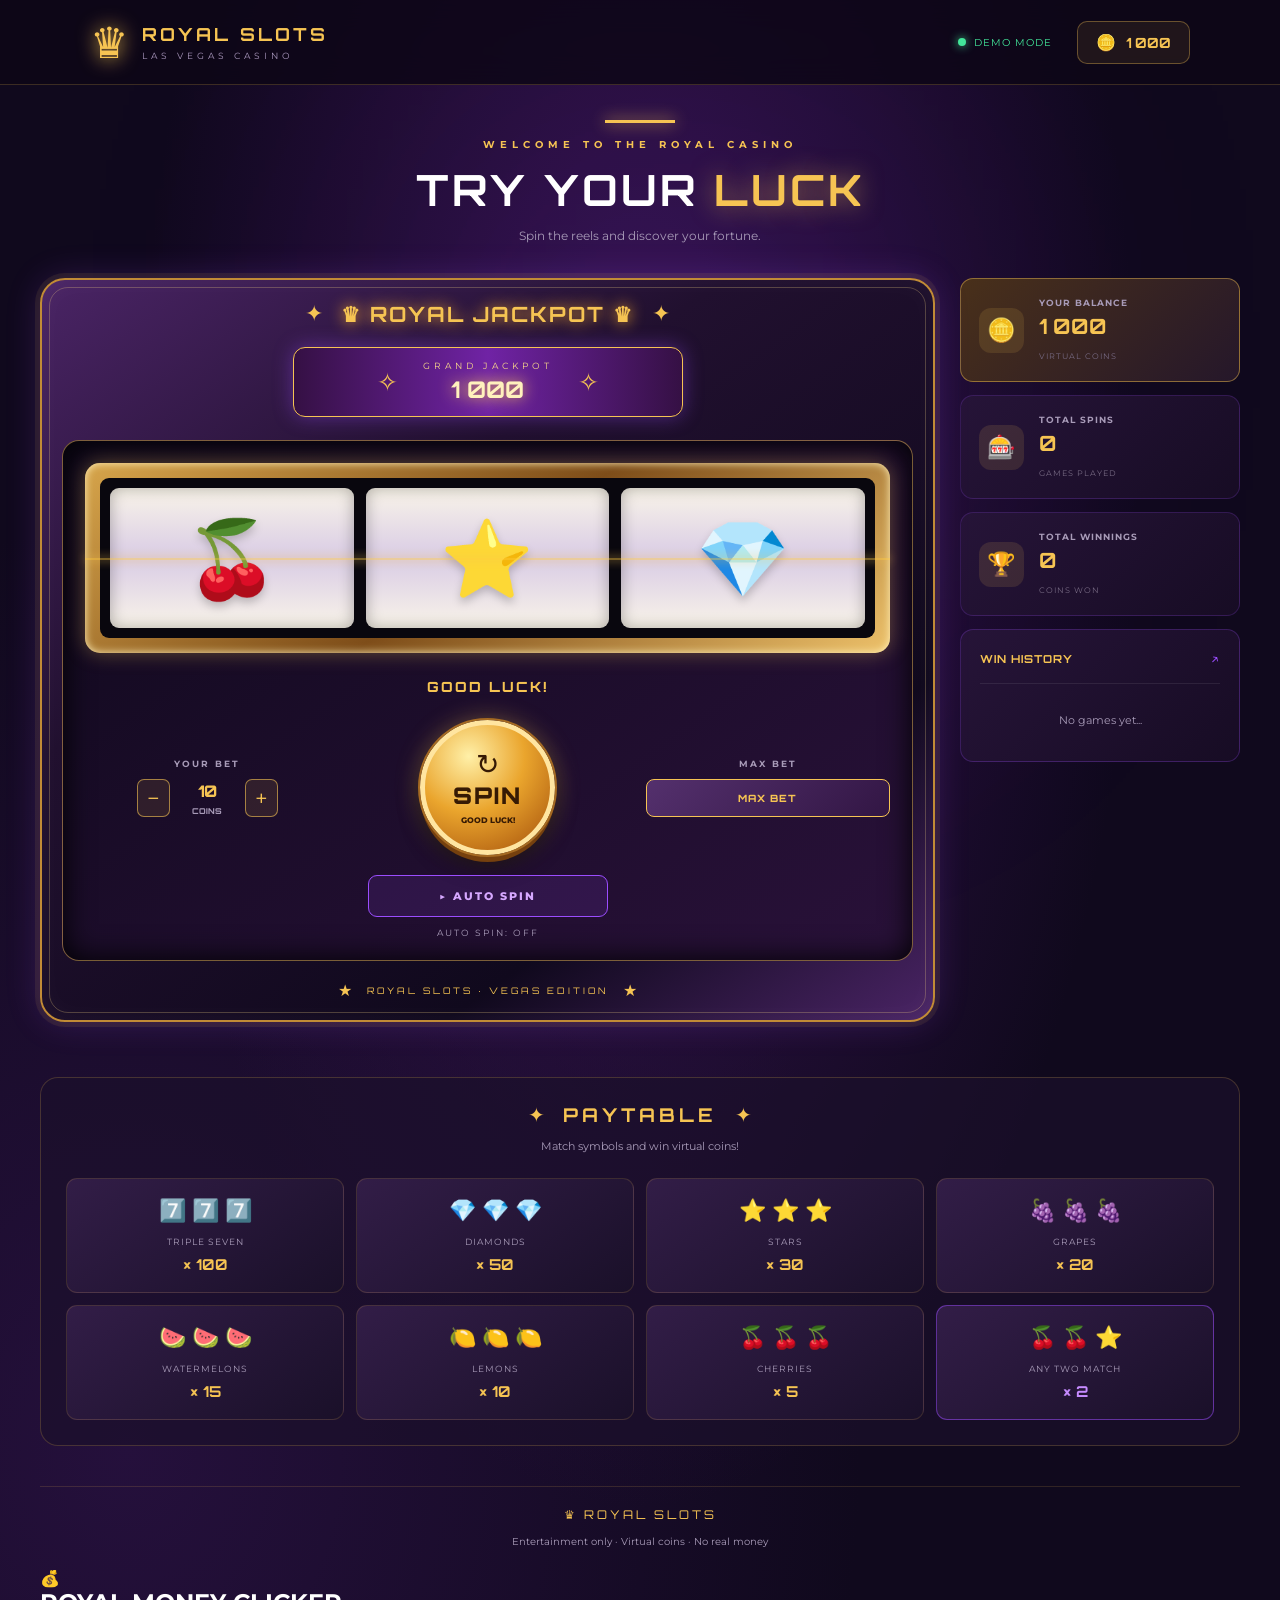
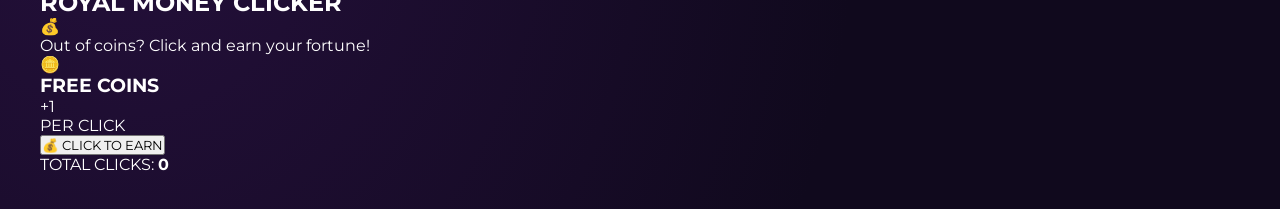
<file: index.html/index.html>
<!DOCTYPE html>
<html lang="en">
<head>
    <meta charset="UTF-8">
    <meta name="viewport" content="width=device-width, initial-scale=1.0">
    <title>Document</title>
    <link rel="stylesheet" href="stylee.css">
</head>
<body>
    


    <div class="background-glow"></div>

    <header class="topbar">
        <div class="logo">
            <span class="logo-icon">♛</span>
            <div>
                <h1>ROYAL SLOTS</h1>
                <p>LAS VEGAS CASINO</p>
            </div>
        </div>

        <div class="top-info">
            <div class="online-indicator">
                <span></span> DEMO MODE
            </div>
            <div class="coins-display">
                <span>🪙</span>
                <strong id="headerBalance">1000</strong>
            </div>
        </div>
    </header>

    <main class="main-container">

        <section class="welcome">
            <div class="welcome-line"></div>
            <p class="welcome-small">WELCOME TO THE ROYAL CASINO</p>
            <h2>TRY YOUR <span>LUCK</span></h2>
            <p class="welcome-description">
                Spin the reels and discover your fortune.
            </p>
        </section>

        <section class="casino-layout">

            <div class="machine">

                <div class="machine-top">
                    <div class="machine-decoration">✦</div>
                    <h2>♛ ROYAL JACKPOT ♛</h2>
                    <div class="machine-decoration">✦</div>
                </div>

                <div class="jackpot-banner">
                    <span>✧</span>
                    <div>
                        <p>GRAND JACKPOT</p>
                        <strong id="jackpot">10 000</strong>
                    </div>
                    <span>✧</span>
                </div>

                <div class="machine-body">

                    <div class="reels-frame">
                        <div class="reels" id="reels">

                            <div class="reel" id="reel1">
                                <div class="symbol">🍒</div>
                            </div>

                            <div class="reel" id="reel2">
                                <div class="symbol">⭐</div>
                            </div>

                            <div class="reel" id="reel3">
                                <div class="symbol">💎</div>
                            </div>

                        </div>

                        <div class="win-line"></div>
                    </div>

                    <div class="result-message" id="resultMessage">
                        GOOD LUCK!
                    </div>

                    <div class="machine-controls">

                        <div class="bet-section">
                            <p class="control-label">YOUR BET</p>

                            <div class="bet-control">
                                <button id="decreaseBet" class="bet-button">−</button>
                                <div class="bet-value">
                                    <span id="betAmount">10</span>
                                    <small>COINS</small>
                                </div>
                                <button id="increaseBet" class="bet-button">+</button>
                            </div>
                        </div>

                        <div class="spin-section">
                            <button id="spinButton" class="spin-button">
                                <span class="spin-icon">↻</span>
                                <span>SPIN</span>
                                <small>GOOD LUCK!</small>
                            </button>
                        </div>

                        <div class="bet-section">
                            <p class="control-label">MAX BET</p>
                            <button id="maxBet" class="max-button">
                                MAX BET
                            </button>
                        </div>

                    </div>

                    <div class="auto-section">
                        <button id="autoButton" class="auto-button">
                            ▶ AUTO SPIN
                        </button>
                        <p id="autoStatus">AUTO SPIN: OFF</p>
                    </div>

                </div>

                <div class="machine-bottom">
                    <span>★</span>
                    <p>ROYAL SLOTS · VEGAS EDITION</p>
                    <span>★</span>
                </div>

            </div>

            <aside class="sidebar">

                <div class="stat-card balance-card">
                    <div class="stat-icon">🪙</div>
                    <div>
                        <p>YOUR BALANCE</p>
                        <h3 id="balance">1000</h3>
                        <small>VIRTUAL COINS</small>
                    </div>
                </div>

                <div class="stat-card">
                    <div class="stat-icon">🎰</div>
                    <div>
                        <p>TOTAL SPINS</p>
                        <h3 id="totalSpins">0</h3>
                        <small>GAMES PLAYED</small>
                    </div>
                </div>

                <div class="stat-card">
                    <div class="stat-icon">🏆</div>
                    <div>
                        <p>TOTAL WINNINGS</p>
                        <h3 id="totalWinnings">0</h3>
                        <small>COINS WON</small>
                    </div>
                </div>

                <div class="history-card">
                    <div class="card-heading">
                        <h3>WIN HISTORY</h3>
                        <span>↗</span>
                    </div>

                    <div id="historyList" class="history-list">
                        <p class="empty-history">No games yet...</p>
                    </div>
                </div>

            </aside>

        </section>

        <section class="paytable-section">
            <div class="section-heading">
                <span>✦</span>
                <h2>PAYTABLE</h2>
                <span>✦</span>
            </div>

            <p class="paytable-description">
                Match symbols and win virtual coins!
            </p>

            <div class="paytable">

                <div class="pay-item">
                    <div class="pay-symbols">7️⃣ 7️⃣ 7️⃣</div>
                    <p>TRIPLE SEVEN</p>
                    <strong>× 100</strong>
                </div>

                <div class="pay-item">
                    <div class="pay-symbols">💎 💎 💎</div>
                    <p>DIAMONDS</p>
                    <strong>× 50</strong>
                </div>

                <div class="pay-item">
                    <div class="pay-symbols">⭐ ⭐ ⭐</div>
                    <p>STARS</p>
                    <strong>× 30</strong>
                </div>

                <div class="pay-item">
                    <div class="pay-symbols">🍇 🍇 🍇</div>
                    <p>GRAPES</p>
                    <strong>× 20</strong>
                </div>

                <div class="pay-item">
                    <div class="pay-symbols">🍉 🍉 🍉</div>
                    <p>WATERMELONS</p>
                    <strong>× 15</strong>
                </div>

                <div class="pay-item">
                    <div class="pay-symbols">🍋 🍋 🍋</div>
                    <p>LEMONS</p>
                    <strong>× 10</strong>
                </div>

                <div class="pay-item">
                    <div class="pay-symbols">🍒 🍒 🍒</div>
                    <p>CHERRIES</p>
                    <strong>× 5</strong>
                </div>

                <div class="pay-item bonus-item">
                    <div class="pay-symbols">🍒 🍒 ⭐</div>
                    <p>ANY TWO MATCH</p>
                    <strong>× 2</strong>
                </div>

            </div>
        </section>

        <footer>
            <p>♛ ROYAL SLOTS</p>
            <span>Entertainment only · Virtual coins · No real money</span>
        </footer>

<section class="clicker-section">

    <div class="clicker-header">
        <span>💰</span>
        <h2>ROYAL MONEY CLICKER</h2>
        <span>💰</span>
    </div>

    <p class="clicker-description">
        Out of coins? Click and earn your fortune!
    </p>

    <div class="clicker-card">

        <div class="clicker-coins">🪙</div>

        <h3>FREE COINS</h3>

        <div class="clicker-reward">+1</div>

        <p>PER CLICK</p>

        <button id="clickerButton" class="clicker-button">
            <span>💰</span>
            CLICK TO EARN
        </button>

        <div class="clicker-stats">
            <span>TOTAL CLICKS:</span>
            <strong id="clickerClicks">0</strong>
        </div>

    </div>

</section>


    </main>

    <div class="win-overlay" id="winOverlay">
        <div class="win-popup">
            <div class="win-crown">♛</div>
            <p class="win-subtitle">CONGRATULATIONS!</p>
            <h2 id="winTitle">BIG WIN!</h2>
            <div class="win-amount">
                +<span id="winAmount">100</span>
            </div>
            <p class="win-caption">VIRTUAL COINS</p>
            <button id="closeWin">CONTINUE</button>
        </div>
    </div>

    <script src="script.js"></script>
</body>
</html>

</body>
</html>
</file>
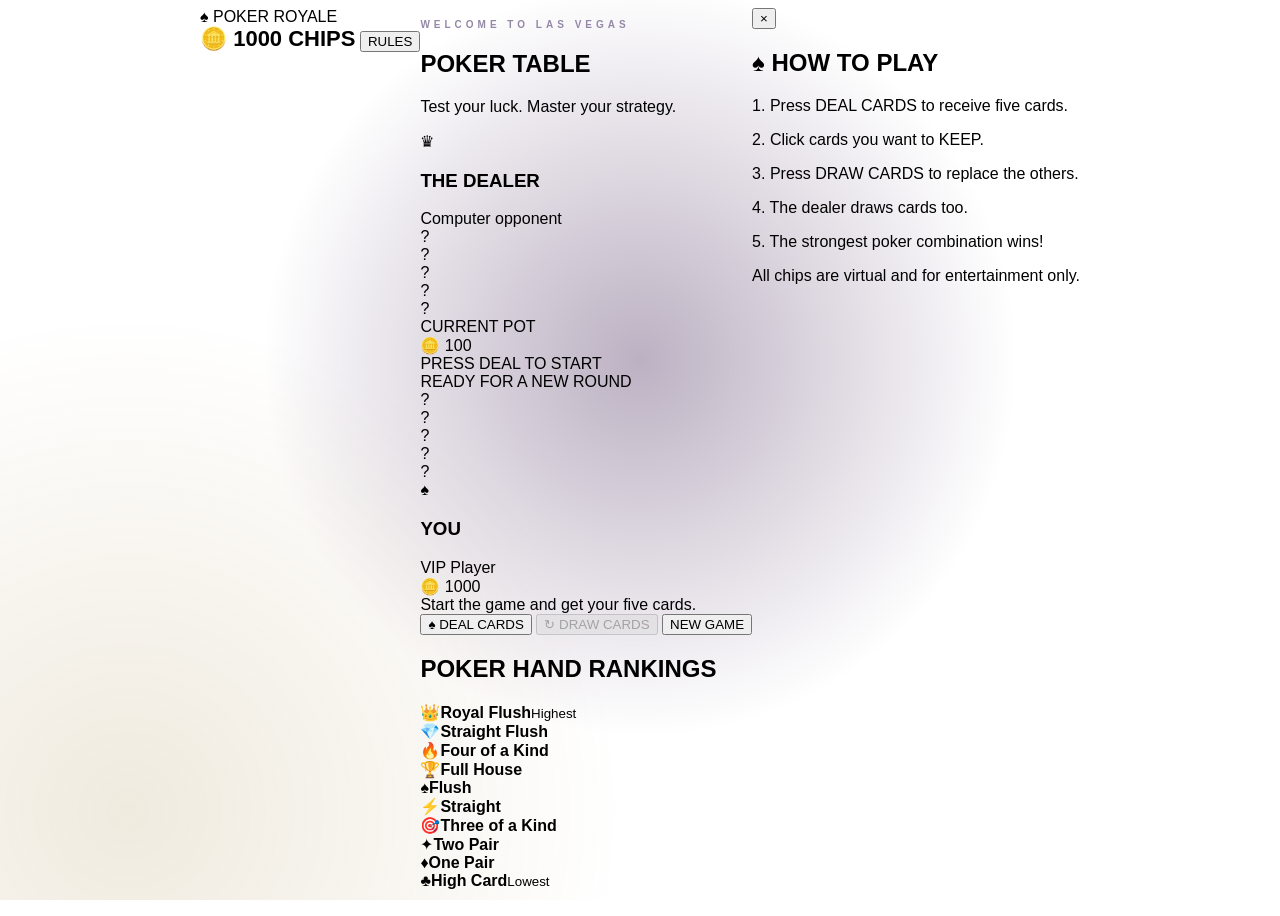
<file: 333.html>
<!DOCTYPE html>
<html lang="uk">
<head>
    <meta charset="UTF-8">
    <meta name="viewport" content="width=device-width, initial-scale=1.0">
    <title>Poker Royale | Casino</title>
    <link rel="stylesheet" href="style/style.css">
</head>
<body>

    <header class="navbar">
        <div class="logo">♠ POKER <span>ROYALE</span></div>
        <div class="nav-right">
            <span class="balance">🪙 <span id="balance">1000</span> CHIPS</span>
            <button class="rules-btn" id="rulesBtn">RULES</button>
        </div>
    </header>

    <main>
        <section class="game-heading">
            <div class="subtitle">WELCOME TO LAS VEGAS</div>
            <h1>POKER <span>TABLE</span></h1>
            <p>Test your luck. Master your strategy.</p>
        </section>

        <section class="poker-table">

            <div class="table-light"></div>

            <div class="dealer">
                <div class="avatar">♛</div>
                <div class="player-info">
                    <h3>THE DEALER</h3>
                    <span>Computer opponent</span>
                </div>
                <div class="dealer-cards" id="dealerCards">
                    <div class="playing-card back">?</div>
                    <div class="playing-card back">?</div>
                    <div class="playing-card back">?</div>
                    <div class="playing-card back">?</div>
                    <div class="playing-card back">?</div>
                </div>
            </div>

            <div class="table-center">
                <div class="pot-label">CURRENT POT</div>
                <div class="pot">🪙 <span id="pot">100</span></div>
                <div class="message" id="message">PRESS DEAL TO START</div>
                <div class="round-info" id="roundInfo">READY FOR A NEW ROUND</div>
            </div>

            <div class="player">
                <div class="player-cards" id="playerCards">
                    <div class="empty-card">?</div>
                    <div class="empty-card">?</div>
                    <div class="empty-card">?</div>
                    <div class="empty-card">?</div>
                    <div class="empty-card">?</div>
                </div>

                <div class="player-details">
                    <div class="avatar player-avatar">♠</div>
                    <div class="player-info">
                        <h3>YOU</h3>
                        <span>VIP Player</span>
                    </div>
                    <div class="player-chips">🪙 <span id="playerChips">1000</span></div>
                </div>
            </div>

        </section>

        <section class="controls">
            <div class="instruction" id="instruction">
                Start the game and get your five cards.
            </div>

            <div class="buttons">
                <button class="action-btn deal-btn" id="dealBtn">♠ DEAL CARDS</button>
                <button class="action-btn draw-btn" id="drawBtn" disabled>↻ DRAW CARDS</button>
                <button class="action-btn new-btn" id="newBtn">NEW GAME</button>
            </div>
        </section>

        <section class="hand-guide">
            <h2>POKER HAND RANKINGS</h2>
            <div class="rankings">
                <div class="rank"> <span>👑</span><b>Royal Flush</b><small>Highest</small></div>
                <div class="rank"><span>💎</span><b>Straight Flush</b></div>
                <div class="rank"><span>🔥</span><b>Four of a Kind</b></div>
                <div class="rank"><span>🏆</span><b>Full House</b></div>
                <div class="rank"><span>♠</span><b>Flush</b></div>
                <div class="rank"><span>⚡</span><b>Straight</b></div>
                <div class="rank"><span>🎯</span><b>Three of a Kind</b></div>
                <div class="rank"><span>✦</span><b>Two Pair</b></div>
                <div class="rank"><span>♦</span><b>One Pair</b></div>
                <div class="rank"><span>♣</span><b>High Card</b><small>Lowest</small></div>
            </div>
        </section>

    </main>

    <div class="modal" id="rulesModal">
        <div class="modal-content">
            <button class="close-modal" id="closeRules">×</button>
            <h2>♠ HOW TO PLAY</h2>
            <p>1. Press DEAL CARDS to receive five cards.</p>
            <p>2. Click cards you want to KEEP.</p>
            <p>3. Press DRAW CARDS to replace the others.</p>
            <p>4. The dealer draws cards too.</p>
            <p>5. The strongest poker combination wins!</p>
            <p class="rules-note">All chips are virtual and for entertainment only.</p>
        </div>
    </div>

    <script src="333.js"></script>
</body>
</html>
</file>
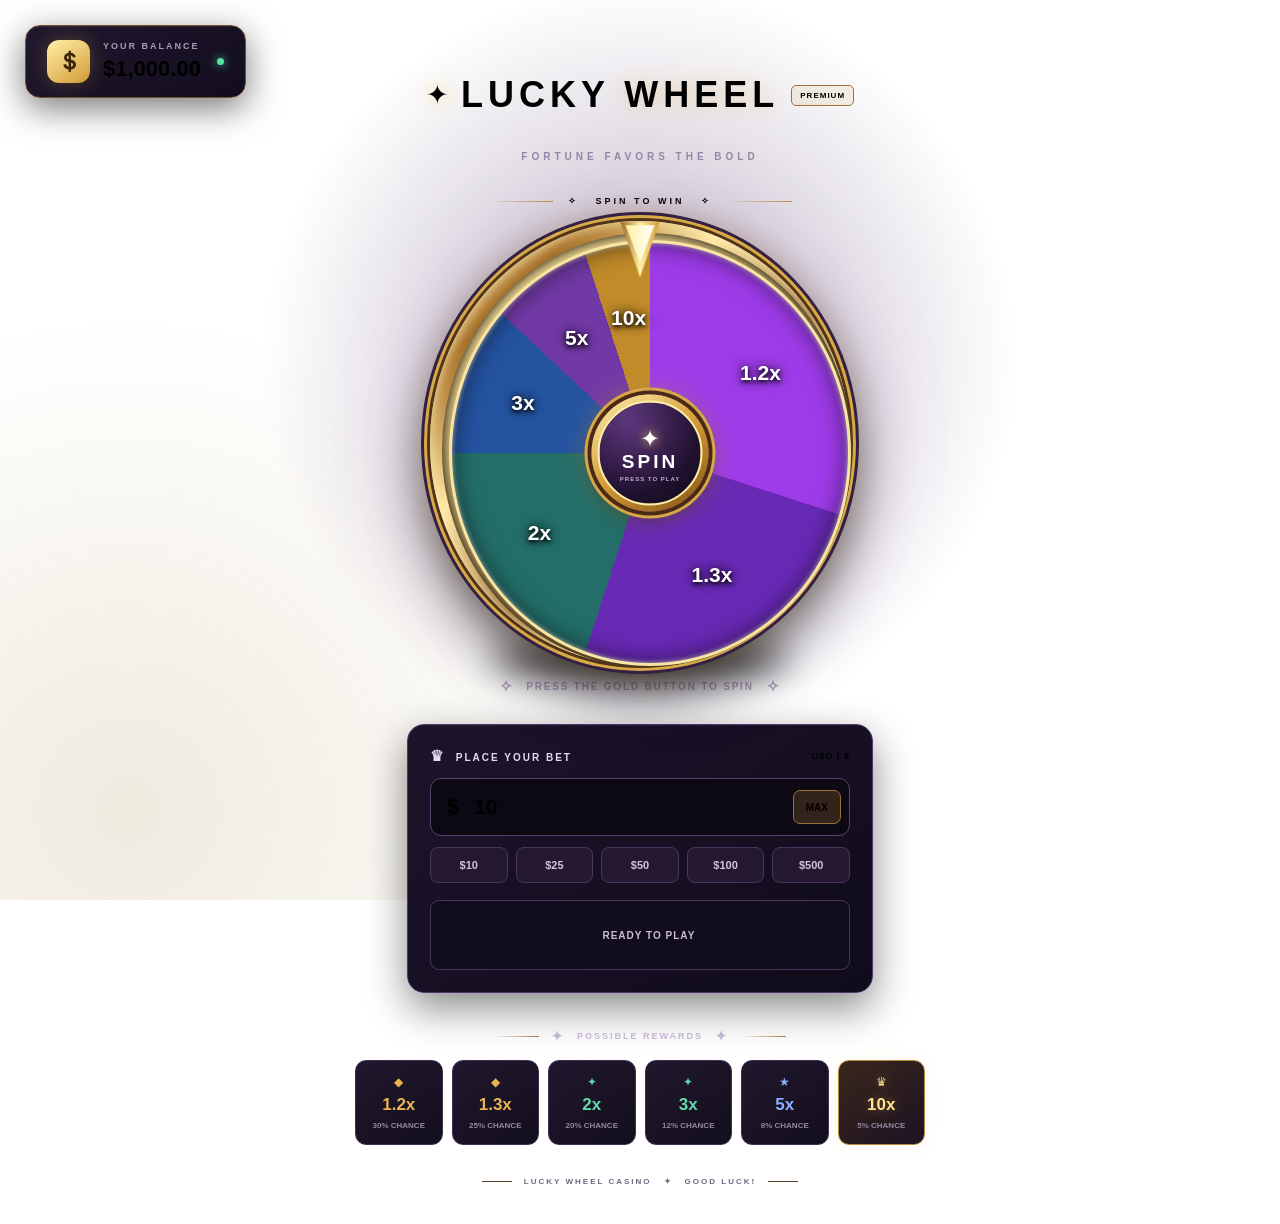
<file: coleso.html>
<!DOCTYPE html>
<html lang="uk">
<head>
    <meta charset="UTF-8">
    <meta name="viewport" content="width=device-width, initial-scale=1.0">
    <meta name="theme-color" content="#090611">
    <title>Lucky Wheel | Premium Casino</title>
    <link rel="stylesheet" href="style/style.css">
</head>
<body>

    <div class="background-effects">
        <div class="bg-orb orb-one"></div>
        <div class="bg-orb orb-two"></div>
        <div class="bg-grid"></div>
    </div>

    <!-- BALANCE -->
    <div class="balance-box">
        <div class="balance-icon">＄</div>
        <div class="balance-info">
            <span class="balance-label">YOUR BALANCE</span>
            <div class="balance" id="balance">$1,000.00</div>
        </div>
        <div class="balance-status"></div>
    </div>

    <!-- MAIN GAME -->
    <main class="game">

        <div class="brand">
            <div class="brand-icon">✦</div>
            <h1>LUCKY <span>WHEEL</span></h1>
            <div class="brand-badge">PREMIUM</div>
        </div>

        <p class="subtitle">FORTUNE FAVORS THE BOLD</p>

        <div class="top-decoration">
            <span></span>
            <div>✧ &nbsp; SPIN TO WIN &nbsp; ✧</div>
            <span></span>
        </div>

        <!-- WHEEL -->
        <div class="wheel-area">

            <div class="wheel-glow"></div>

            <div class="pointer">
                <div class="pointer-inner"></div>
            </div>

            <div class="wheel-container" id="wheelContainer">

                <div class="wheel-rim">
                    <div class="wheel" id="wheel">

                        <div class="wheel-labels" id="wheelLabels"></div>

                        <div class="wheel-center">
                            <button class="spin-button" id="spinButton" type="button">
                                <span class="spin-star">✦</span>
                                <span class="spin-text">SPIN</span>
                                <span class="spin-small">PRESS TO PLAY</span>
                            </button>
                        </div>

                    </div>
                </div>
            </div>

            <div class="wheel-shadow"></div>

        </div>

        <div class="spin-hint" id="instruction">
            <span class="hint-icon">✧</span>
            PRESS THE GOLD BUTTON TO SPIN
            <span class="hint-icon">✧</span>
        </div>

        <!-- GAME PANEL -->
        <div class="game-panel">

            <div class="panel-heading">
                <div class="panel-title">
                    <span class="panel-icon">♛</span>
                    PLACE YOUR BET
                </div>
                <span class="panel-currency">USD / $</span>
            </div>

            <div class="bet-input-wrapper">
                <span class="dollar-sign">$</span>

                <input
                    type="number"
                    id="bet"
                    min="0.01"
                    max="1000"
                    value="10"
                    step="0.01"
                    autocomplete="off"
                    placeholder="Enter bet"
                >

                <button class="max-button" id="maxButton" type="button">
                    MAX
                </button>
            </div>

            <div class="quick-bets">
                <button class="quick-bet" data-bet="10">$10</button>
                <button class="quick-bet" data-bet="25">$25</button>
                <button class="quick-bet" data-bet="50">$50</button>
                <button class="quick-bet" data-bet="100">$100</button>
                <button class="quick-bet" data-bet="500">$500</button>
            </div>

            <!-- RESULT -->
            <div class="result-box" id="resultBox">
                <div class="result" id="result">
                    <span class="result-dot"></span>
                    READY TO PLAY
                </div>
            </div>

        </div>

        <!-- PRIZES -->
        <div class="prizes-panel">

            <div class="prizes-heading">
                <span class="heading-line"></span>
                <span class="heading-star">✦</span>
                <span>POSSIBLE REWARDS</span>
                <span class="heading-star">✦</span>
                <span class="heading-line"></span>
            </div>

            <div class="prizes-list">

                <div class="prize-item prize-common" data-multiplier="1.2">
                    <span class="prize-icon">◆</span>
                    <span class="prize-multiplier">1.2x</span>
                    <span class="prize-chance">30% CHANCE</span>
                </div>

                <div class="prize-item prize-common" data-multiplier="1.3">
                    <span class="prize-icon">◆</span>
                    <span class="prize-multiplier">1.3x</span>
                    <span class="prize-chance">25% CHANCE</span>
                </div>

                <div class="prize-item prize-medium" data-multiplier="2">
                    <span class="prize-icon">✦</span>
                    <span class="prize-multiplier">2x</span>
                    <span class="prize-chance">20% CHANCE</span>
                </div>

                <div class="prize-item prize-medium" data-multiplier="3">
                    <span class="prize-icon">✦</span>
                    <span class="prize-multiplier">3x</span>
                    <span class="prize-chance">12% CHANCE</span>
                </div>

                <div class="prize-item prize-rare" data-multiplier="5">
                    <span class="prize-icon">★</span>
                    <span class="prize-multiplier">5x</span>
                    <span class="prize-chance">8% CHANCE</span>
                </div>

                <div class="prize-item prize-legendary" data-multiplier="10">
                    <span class="prize-icon">♛</span>
                    <span class="prize-multiplier">10x</span>
                    <span class="prize-chance">5% CHANCE</span>
                </div>

            </div>

        </div>

        <!-- FOOTER -->
        <footer class="footer">
            <div class="footer-line"></div>
            <span>LUCKY WHEEL CASINO</span>
            <span class="footer-star">✦</span>
            <span>GOOD LUCK!</span>
            <div class="footer-line"></div>
        </footer>

    </main>

<script src="script.js/coleso.js" defer></script>

</body>
</html>
</file>
<file: index.html/stylee.css>
@import url('https://fonts.googleapis.com/css2?family=Orbitron:wght@400;500;600;700;800;900&family=Montserrat:wght@400;500;600;700;800&display=swap');

:root {
    --gold: #f6c453;
    --gold-light: #ffe8a0;
    --purple: #9b4dff;
    --purple-dark: #281044;
    --background: #10091d;
    --panel: #1c102b;
    --text: #fff;
    --muted: #a89bb8;
    --green: #43e69a;
    --red: #ff5377;
}

* {
    margin: 0;
    padding: 0;
    box-sizing: border-box;
}

body {
    min-height: 100vh;
    background:
        radial-gradient(ellipse at 50% 25%, #35134f 0%, transparent 55%),
        radial-gradient(ellipse at 10% 80%, #25103c 0%, transparent 45%),
        var(--background);
    color: var(--text);
    font-family: 'Montserrat', sans-serif;
    overflow-x: hidden;
}

button {
    font-family: inherit;
    cursor: pointer;
}

.background-glow {
    position: fixed;
    width: 450px;
    height: 450px;
    background: #8c27ff;
    filter: blur(180px);
    opacity: 0.13;
    top: 15%;
    left: 35%;
    pointer-events: none;
    z-index: -1;
}

.topbar {
    height: 85px;
    padding: 0 7%;
    display: flex;
    justify-content: space-between;
    align-items: center;
    background: rgba(13, 7, 23, 0.85);
    border-bottom: 1px solid rgba(246, 196, 83, 0.2);
    backdrop-filter: blur(15px);
}

.logo {
    display: flex;
    align-items: center;
    gap: 13px;
}

.logo-icon {
    font-size: 43px;
    color: var(--gold);
    text-shadow: 0 0 20px var(--gold);
}

.logo h1 {
    font-family: 'Orbitron', sans-serif;
    font-size: 18px;
    letter-spacing: 3px;
    color: var(--gold);
}

.logo p {
    font-size: 9px;
    letter-spacing: 4px;
    color: #a997bc;
    margin-top: 5px;
}

.top-info {
    display: flex;
    align-items: center;
    gap: 25px;
}

.online-indicator {
    color: var(--green);
    font-size: 10px;
    letter-spacing: 1px;
    display: flex;
    align-items: center;
    gap: 8px;
}

.online-indicator span {
    width: 8px;
    height: 8px;
    background: var(--green);
    border-radius: 50%;
    box-shadow: 0 0 10px var(--green);
    animation: pulse 1.5s infinite;
}

.coins-display {
    padding: 11px 18px;
    border: 1px solid rgba(246, 196, 83, 0.35);
    border-radius: 10px;
    background: rgba(246, 196, 83, 0.08);
    color: var(--gold);
    display: flex;
    gap: 10px;
    align-items: center;
}

.coins-display strong {
    font-family: 'Orbitron', sans-serif;
    font-size: 14px;
}

.main-container {
    max-width: 1250px;
    padding: 35px 25px;
    margin: auto;
}

.welcome {
    text-align: center;
    margin-bottom: 35px;
}

.welcome-line {
    width: 70px;
    height: 3px;
    background: var(--gold);
    margin: 0 auto 15px;
    box-shadow: 0 0 15px var(--gold);
}

.welcome-small {
    color: var(--gold);
    font-size: 10px;
    letter-spacing: 5px;
    font-weight: 700;
}

.welcome h2 {
    font-family: 'Orbitron', sans-serif;
    font-size: clamp(27px, 5vw, 43px);
    margin: 12px 0;
    letter-spacing: 3px;
}

.welcome h2 span {
    color: var(--gold);
    text-shadow: 0 0 25px rgba(246, 196, 83, 0.6);
}

.welcome-description {
    color: var(--muted);
    font-size: 12px;
}

.casino-layout {
    display: grid;
    grid-template-columns: minmax(0, 1fr) 280px;
    gap: 25px;
    align-items: start;
}

.machine {
    position: relative;
    border: 2px solid #c18b36;
    border-radius: 25px;
    padding: 20px;
    background:
        linear-gradient(145deg, #4a2465, #21102f 35%, #10091d 75%, #4a2465);
    box-shadow:
        0 0 0 5px rgba(246, 196, 83, 0.08),
        0 0 35px rgba(164, 82, 255, 0.2),
        inset 0 0 30px rgba(255, 255, 255, 0.04);
    overflow: hidden;
}

.machine::before {
    content: "";
    position: absolute;
    inset: 7px;
    border: 1px solid rgba(255, 221, 135, 0.25);
    border-radius: 19px;
    pointer-events: none;
}

.machine-top {
    display: flex;
    align-items: center;
    justify-content: center;
    gap: 18px;
    margin-bottom: 20px;
}

.machine-top h2 {
    font-family: 'Orbitron', sans-serif;
    font-size: clamp(14px, 2vw, 21px);
    color: var(--gold);
    text-shadow: 0 0 15px #ffae28;
    letter-spacing: 2px;
    text-align: center;
}

.machine-decoration {
    color: var(--gold);
    font-size: 22px;
}

.jackpot-banner {
    max-width: 390px;
    margin: 0 auto 23px;
    padding: 12px 20px;
    background: linear-gradient(90deg, #351044, #7023a5, #351044);
    border: 1px solid var(--gold);
    border-radius: 12px;
    display: flex;
    align-items: center;
    justify-content: center;
    gap: 25px;
    text-align: center;
    box-shadow: 0 0 20px rgba(155, 77, 255, 0.4);
}

.jackpot-banner > span {
    font-size: 25px;
    color: var(--gold);
}

.jackpot-banner p {
    color: #f9d98b;
    font-size: 9px;
    letter-spacing: 4px;
}

.jackpot-banner strong {
    display: block;
    font-family: 'Orbitron', sans-serif;
    font-size: 23px;
    color: #fff1bd;
    text-shadow: 0 0 15px var(--gold);
    margin-top: 4px;
}

.machine-body {
    padding: 22px;
    border-radius: 17px;
    background: linear-gradient(145deg, #10091d, #291139);
    border: 1px solid rgba(246, 196, 83, 0.45);
    box-shadow: inset 0 0 30px #000;
}

.reels-frame {
    position: relative;
    padding: 15px;
    background: linear-gradient(145deg, #d7a54b, #7e4d19, #edc16a);
    border-radius: 15px;
    box-shadow:
        0 0 20px rgba(246, 196, 83, 0.35),
        inset 0 0 8px #fff2bd;
}

.reels {
    display: grid;
    grid-template-columns: repeat(3, 1fr);
    gap: 12px;
    height: 160px;
    background: #09070e;
    border-radius: 9px;
    padding: 10px;
    overflow: hidden;
}

.reel {
    position: relative;
    display: flex;
    justify-content: center;
    align-items: center;
    background: linear-gradient(180deg, #f9f4e9, #d9cce5, #f9f4e9);
    border-radius: 9px;
    box-shadow: inset 0 0 15px rgba(0, 0, 0, 0.3);
    overflow: hidden;
}

.symbol {
    font-size: clamp(45px, 7vw, 75px);
    line-height: 1;
    user-select: none;
    filter: drop-shadow(0 5px 4px rgba(0, 0, 0, 0.2));
}

.reel.spinning .symbol {
    animation: reelSpin 0.13s linear infinite;
    filter: blur(2px);
}

.reel.winner {
    background: linear-gradient(180deg, #fff3ae, #ffce4d, #fff3ae);
    box-shadow:
        inset 0 0 20px #fff,
        0 0 20px var(--gold);
    animation: winnerGlow 0.6s infinite alternate;
}

.win-line {
    position: absolute;
    left: 0;
    right: 0;
    top: 50%;
    height: 2px;
    background: rgba(255, 202, 65, 0.45);
    box-shadow: 0 0 10px var(--gold);
    pointer-events: none;
}

.result-message {
    min-height: 35px;
    margin: 16px 0;
    display: flex;
    align-items: center;
    justify-content: center;
    font-family: 'Orbitron', sans-serif;
    font-size: 14px;
    font-weight: 800;
    color: var(--gold);
    letter-spacing: 2px;
    text-align: center;
}

.result-message.win {
    color: var(--green);
    text-shadow: 0 0 15px var(--green);
    animation: messagePulse 0.8s infinite alternate;
}

.result-message.bonus {
    color: #c68bff;
    text-shadow: 0 0 15px var(--purple);
}

.result-message.lose {
    color: #e0b2ff;
}

.machine-controls {
    display: grid;
    grid-template-columns: 1fr 1.2fr 1fr;
    align-items: center;
    gap: 12px;
}

.bet-section {
    text-align: center;
}

.control-label {
    color: var(--muted);
    font-size: 9px;
    letter-spacing: 2px;
    margin-bottom: 10px;
    font-weight: 700;
}

.bet-control {
    display: flex;
    justify-content: center;
    align-items: center;
    gap: 5px;
}

.bet-button {
    width: 33px;
    height: 38px;
    border: 1px solid rgba(246, 196, 83, 0.6);
    border-radius: 7px;
    color: var(--gold);
    background: rgba(246, 196, 83, 0.1);
    font-size: 22px;
    transition: 0.2s;
}

.bet-button:hover {
    background: var(--gold);
    color: #21102f;
}

.bet-value {
    min-width: 65px;
    font-family: 'Orbitron', sans-serif;
    font-weight: 800;
    color: var(--gold);
    font-size: 16px;
}

.bet-value small {
    display: block;
    color: var(--muted);
    font-size: 8px;
    margin-top: 5px;
}

.spin-section {
    display: flex;
    justify-content: center;
}

.spin-button {
    width: 135px;
    height: 135px;
    border-radius: 50%;
    border: 5px solid #ffe5a0;
    outline: 2px solid #a56a22;
    background: radial-gradient(circle at 35% 25%, #fff0a8, #eaa52d 45%, #a34e0b);
    color: #361a04;
    box-shadow:
        0 7px 0 #75400e,
        0 12px 20px rgba(0, 0, 0, 0.6),
        0 0 25px rgba(246, 196, 83, 0.4);
    display: flex;
    flex-direction: column;
    align-items: center;
    justify-content: center;
    transition: 0.2s;
}

.spin-button:hover {
    filter: brightness(1.15);
    box-shadow:
        0 7px 0 #75400e,
        0 0 35px rgba(246, 196, 83, 0.8);
    transform: translateY(-2px);
}

.spin-button:active {
    transform: translateY(5px);
    box-shadow: 0 2px 0 #75400e;
}

.spin-button:disabled {
    cursor: not-allowed;
    filter: grayscale(0.7);
    opacity: 0.65;
}

.spin-button > span:nth-child(2) {
    font-family: 'Orbitron', sans-serif;
    font-size: 23px;
    font-weight: 900;
    letter-spacing: 2px;
}

.spin-button small {
    font-size: 8px;
    font-weight: 800;
    margin-top: 5px;
}

.spin-icon {
    font-size: 28px;
    line-height: 1;
    margin-bottom: 3px;
}

.max-button {
    padding: 12px 10px;
    width: 100%;
    border-radius: 8px;
    border: 1px solid var(--gold);
    background: linear-gradient(135deg, #54306d, #321644);
    color: var(--gold);
    font-family: 'Orbitron', sans-serif;
    font-size: 10px;
    font-weight: 800;
    letter-spacing: 1px;
    transition: 0.2s;
}

.max-button:hover {
    background: var(--gold);
    color: #27132f;
}

.auto-section {
    margin-top: 20px;
    text-align: center;
}

.auto-button {
    width: 100%;
    max-width: 240px;
    padding: 13px;
    border-radius: 9px;
    border: 1px solid var(--purple);
    color: #d6a8ff;
    background: rgba(155, 77, 255, 0.12);
    font-size: 11px;
    font-weight: 800;
    letter-spacing: 2px;
    transition: 0.2s;
}

.auto-button:hover,
.auto-button.active {
    background: var(--purple);
    color: white;
    box-shadow: 0 0 20px var(--purple);
}

.auto-section p {
    color: var(--muted);
    font-size: 9px;
    letter-spacing: 2px;
    margin-top: 10px;
}

.machine-bottom {
    display: flex;
    justify-content: center;
    align-items: center;
    gap: 15px;
    padding-top: 20px;
    color: var(--gold);
}

.machine-bottom p {
    font-family: 'Orbitron', sans-serif;
    font-size: 9px;
    letter-spacing: 3px;
}

.sidebar {
    display: flex;
    flex-direction: column;
    gap: 13px;
}

.stat-card {
    display: flex;
    align-items: center;
    gap: 15px;
    padding: 18px;
    border-radius: 13px;
    background: linear-gradient(135deg, #261438, #170c24);
    border: 1px solid rgba(155, 77, 255, 0.2);
    transition: 0.2s;
}

.stat-card:hover {
    border-color: var(--gold);
    transform: translateY(-2px);
}

.balance-card {
    border-color: rgba(246, 196, 83, 0.45);
    background: linear-gradient(135deg, #49301a, #25172a);
}

.stat-icon {
    width: 45px;
    height: 45px;
    border-radius: 12px;
    background: rgba(246, 196, 83, 0.12);
    display: flex;
    justify-content: center;
    align-items: center;
    font-size: 23px;
}

.stat-card p {
    font-size: 9px;
    color: var(--muted);
    letter-spacing: 1px;
    font-weight: 700;
}

.stat-card h3 {
    font-family: 'Orbitron', sans-serif;
    font-size: 21px;
    color: var(--gold);
    margin: 5px 0;
}

.stat-card small {
    color: #776a83;
    font-size: 8px;
    letter-spacing: 1px;
}

.history-card {
    padding: 19px;
    border-radius: 13px;
    background: linear-gradient(135deg, #261438, #170c24);
    border: 1px solid rgba(155, 77, 255, 0.25);
}

.card-heading {
    display: flex;
    justify-content: space-between;
    align-items: center;
    padding-bottom: 15px;
    border-bottom: 1px solid rgba(255, 255, 255, 0.08);
}

.card-heading h3 {
    font-family: 'Orbitron', sans-serif;
    font-size: 11px;
    letter-spacing: 1px;
    color: var(--gold);
}

.card-heading span {
    color: var(--purple);
}

.history-list {
    display: flex;
    flex-direction: column;
    gap: 10px;
    padding-top: 14px;
}

.empty-history {
    color: var(--muted);
    font-size: 11px;
    text-align: center;
    padding: 15px 0;
}

.history-item {
    display: flex;
    justify-content: space-between;
    align-items: center;
    padding: 10px;
    background: rgba(255, 255, 255, 0.035);
    border-radius: 8px;
    font-size: 12px;
}

.history-item .history-symbols {
    font-size: 17px;
}

.history-item .history-profit {
    font-family: 'Orbitron', sans-serif;
    font-size: 11px;
    color: var(--green);
}

.history-item .history-profit.loss {
    color: var(--red);
}

.paytable-section {
    margin-top: 55px;
    padding: 25px;
    border: 1px solid rgba(246, 196, 83, 0.2);
    border-radius: 18px;
    background: rgba(28, 16, 43, 0.7);
}

.section-heading {
    display: flex;
    justify-content: center;
    align-items: center;
    gap: 18px;
    color: var(--gold);
}

.section-heading h2 {
    font-family: 'Orbitron', sans-serif;
    font-size: 19px;
    letter-spacing: 4px;
}

.section-heading span {
    font-size: 20px;
}

.paytable-description {
    text-align: center;
    color: var(--muted);
    font-size: 11px;
    margin: 12px 0 25px;
}

.paytable {
    display: grid;
    grid-template-columns: repeat(4, 1fr);
    gap: 12px;
}

.pay-item {
    padding: 18px 8px;
    border-radius: 11px;
    text-align: center;
    background: linear-gradient(145deg, #321d47, #1a1029);
    border: 1px solid rgba(246, 196, 83, 0.15);
    transition: 0.2s;
}

.pay-item:hover {
    transform: translateY(-4px);
    border-color: var(--gold);
    box-shadow: 0 0 15px rgba(246, 196, 83, 0.15);
}

.pay-symbols {
    font-size: 22px;
    white-space: nowrap;
    margin-bottom: 12px;
}

.pay-item p {
    font-size: 9px;
    letter-spacing: 1px;
    color: var(--muted);
    margin-bottom: 8px;
}

.pay-item strong {
    color: var(--gold);
    font-family: 'Orbitron', sans-serif;
    font-size: 15px;
}

.bonus-item {
    border-color: rgba(155, 77, 255, 0.5);
}

.bonus-item strong {
    color: #c68bff;
}

footer {
    margin-top: 40px;
    padding: 20px;
    border-top: 1px solid rgba(246, 196, 83, 0.15);
    text-align: center;
}

footer p {
    font-family: 'Orbitron', sans-serif;
    color: var(--gold);
    letter-spacing: 3px;
    font-size: 12px;
    margin-bottom: 8px;
}

footer span {
    color: var(--muted);
    font-size: 10px;
}

.win-overlay {
    position: fixed;
    inset: 0;
    background: rgba(5, 2, 12, 0.88);
    backdrop-filter: blur(9px);
    z-index: 100;
    display: none;
    justify-content: center;
    align-items: center;
    padding: 20px;
}

.win-overlay.show {
    display: flex;
    animation: fadeIn 0.3s;
}

.win-popup {
    position: relative;
    width: 100%;
    max-width: 400px;
    padding: 40px 25px;
    text-align: center;
    background: linear-gradient(145deg, #43215c, #170d26);
    border: 2px solid var(--gold);
    border-radius: 22px;
    box-shadow: 0 0 60px rgba(246, 196, 83, 0.3);
    animation: popupIn 0.4s;
}

.win-crown {
    font-size: 55px;
    color: var(--gold);
    text-shadow: 0 0 25px var(--gold);
    margin-bottom: 10px;
}

.win-subtitle {
    font-size: 10px;
    letter-spacing: 4px;
    color: var(--gold);
}

.win-popup h2 {
    font-family: 'Orbitron', sans-serif;
    font-size: 30px;
    margin: 15px 0;
    color: white;
}

.win-amount {
    font-family: 'Orbitron', sans-serif;
    font-size: 42px;
    font-weight: 900;
    color: var(--green);
    text-shadow: 0 0 20px var(--green);
    margin: 15px 0 5px;
}

.win-caption {
    font-size: 10px;
    color: var(--muted);
    letter-spacing: 3px;
}

.win-popup button {
    margin-top: 28px;
    width: 100%;
    padding: 15px;
    border: none;
    border-radius: 9px;
    background: linear-gradient(135deg, #ffe69c, #d79b32);
    color: #301b08;
    font-weight: 900;
    letter-spacing: 2px;
    transition: 0.2s;
}

.win-popup button:hover {
    box-shadow: 0 0 25px var(--gold);
    transform: translateY(-2px);
}

@keyframes pulse {
    50% { opacity: 0.4; }
}

@keyframes reelSpin {
    0% { transform: translateY(-25px); }
    100% { transform: translateY(25px); }
}

@keyframes winnerGlow {
    from { box-shadow: inset 0 0 10px #fff, 0 0 10px var(--gold); }
    to { box-shadow: inset 0 0 25px #fff, 0 0 30px var(--gold); }
}

@keyframes messagePulse {
    from { transform: scale(1); }
    to { transform: scale(1.06); }
}

@keyframes fadeIn {
    from { opacity: 0; }
    to { opacity: 1; }
}

@keyframes popupIn {
    from {
        transform: scale(0.7);
        opacity: 0;
    }
    to {
        transform: scale(1);
        opacity: 1;
    }
}

@media (max-width: 850px) {
    .casino-layout {
        grid-template-columns: 1fr;
    }

    .sidebar {
        display: grid;
        grid-template-columns: repeat(2, 1fr);
    }

    .history-card {
        grid-column: span 2;
    }

    .paytable {
        grid-template-columns: repeat(4, 1fr);
    }
}

@media (max-width: 550px) {
    .topbar {
        height: 70px;
        padding: 0 15px;
    }

    .logo h1 {
        font-size: 13px;
        letter-spacing: 1px;
    }

    .logo p {
        font-size: 7px;
        letter-spacing: 2px;
    }

    .logo-icon {
        font-size: 32px;
    }

    .online-indicator {
        display: none;
    }

    .coins-display {
        padding: 9px;
        gap: 5px;
    }

    .main-container {
        padding: 25px 12px;
    }

    .welcome-small {
        font-size: 8px;
        letter-spacing: 3px;
    }

    .machine {
        padding: 13px;
        border-radius: 17px;
    }

    .machine-body {
        padding: 13px 8px;
    }

    .machine-top {
        gap: 7px;
    }

    .machine-top h2 {
        font-size: 12px;
        letter-spacing: 1px;
    }

    .machine-decoration {
        font-size: 15px;
    }

    .reels {
        height: 120px;
        gap: 6px;
        padding: 7px;
    }

    .reels-frame {
        padding: 9px;
    }

    .symbol {
        font-size: 43px;
    }

    .machine-controls {
        grid-template-columns: 1fr 1.1fr 1fr;
        gap: 5px;
    }

    .spin-button {
        width: 100px;
        height: 100px;
    }

    .spin-button > span:nth-child(2) {
        font-size: 18px;
    }

    .spin-icon {
        font-size: 21px;
    }

    .bet-button {
        width: 27px;
        height: 33px;
    }

    .bet-value {
        min-width: 39px;
        font-size: 13px;
    }

    .max-button {
        padding: 10px 4px;
        font-size: 8px;
    }

    .control-label {
        font-size: 8px;
    }

    .paytable-section {
        padding: 15px 9px;
    }

    .paytable {
        grid-template-columns: repeat(2, 1fr);
        gap: 8px;
    }

    .pay-item {
        padding: 15px 4px;
    }

    .pay-symbols {
        font-size: 19px;
    }

    .sidebar {
        gap: 8px;
    }

    .stat-card {
        padding: 12px 8px;
        gap: 8px;
    }

    .stat-icon {
        width: 34px;
        height: 34px;
        font-size: 18px;
    }

    .stat-card h3 {
        font-size: 15px;
    }

    .stat-card p {
        font-size: 8px;
    }

    .history-card {
        padding: 13px;
    }

    .machine-bottom p {
        font-size: 7px;
        letter-spacing: 1px;
    }

    .jackpot-banner {
        gap: 12px;
        padding: 10px;
    }
}
</file>
<file: style/style.css>
<<<<<<< HEAD
@import url('https://fonts.googleapis.com/css2?family=Inter:wght@400;500;600;700;800;900&display=swap');

:root {
    --gold: #f6c75c;
    --gold-light: #fff0b0;
    --gold-dark: #a66b20;

    --purple: #a855f7;
    --purple-light: #c084fc;
    --purple-dark: #54218c;

    --bg: #090611;
    --panel: #151020;
    --text: #ffffff;
    --muted: #888197;
}
=======
@import url('https://fonts.googleapis.com/css2?family=Orbitron:wght@400;500;600;700;800&family=Montserrat:wght@400;500;600;700;800&display=swap');
>>>>>>> 0a0057be62239ad826d8866016ffb1fc07bf08e0

* {
    margin: 0;
    padding: 0;
    box-sizing: border-box;
}

body {
    min-height: 100vh;
<<<<<<< HEAD
    background:
        radial-gradient(ellipse at 50% 40%, #21102f 0%, #100a1b 38%, #090611 78%);
    color: var(--text);
    font-family: 'Inter', sans-serif;
    display: flex;
    justify-content: center;
    overflow-x: hidden;
    user-select: none;
}

/* BACKGROUND */

.background-effects {
    position: fixed;
    inset: 0;
    overflow: hidden;
=======
    background: #090711;
    color: white;
    font-family: 'Montserrat', sans-serif;
    overflow-x: hidden;
}

body::before {
    content: "";
    position: fixed;
    inset: 0;
    background:
        radial-gradient(circle at 50% 40%, #36154a55, transparent 45%),
        radial-gradient(circle at 10% 90%, #8d650c22, transparent 35%);
>>>>>>> 0a0057be62239ad826d8866016ffb1fc07bf08e0
    pointer-events: none;
    z-index: -1;
}

<<<<<<< HEAD
.bg-orb {
    position: absolute;
    width: 450px;
    height: 450px;
    border-radius: 50%;
    filter: blur(130px);
    opacity: .17;
    animation: orbFloat 9s ease-in-out infinite alternate;
}

.orb-one {
    top: 5%;
    left: -180px;
    background: #a020f0;
}

.orb-two {
    right: -180px;
    bottom: 5%;
    background: #6734d5;
    animation-delay: -4s;
}

.bg-grid {
    position: absolute;
    inset: 0;
    background-image:
        linear-gradient(#ffffff08 1px, transparent 1px),
        linear-gradient(90deg, #ffffff08 1px, transparent 1px);
    background-size: 55px 55px;
    mask-image: linear-gradient(to bottom, black, transparent 85%);
    opacity: .22;
}

@keyframes orbFloat {
    from {
        transform: translateY(-20px) scale(.9);
    }
    to {
        transform: translateY(40px) scale(1.15);
    }
}

/* BALANCE */

.balance-box {
    position: fixed;
    top: 25px;
    left: 25px;
    z-index: 20;
    display: flex;
    align-items: center;
    gap: 13px;
    padding: 14px 21px;
    background: linear-gradient(145deg, #21182f, #120d1e);
    border: 1px solid #74502b;
    border-radius: 15px;
    box-shadow:
        0 10px 35px #0008,
        inset 0 1px #ffffff10;
    backdrop-filter: blur(15px);
}

.balance-icon {
    width: 43px;
    height: 43px;
    border-radius: 12px;
    background: linear-gradient(145deg, #fff1a8, #d39a35);
    color: #392309;
    display: flex;
    justify-content: center;
    align-items: center;
    font-size: 24px;
    font-weight: 900;
    box-shadow: 0 0 20px #e5b33c44;
}

.balance-label {
    display: block;
    color: #a59ab8;
    font-size: 9px;
    font-weight: 800;
    letter-spacing: 2px;
}

.balance {
    margin-top: 5px;
    color: var(--gold-light);
    font-size: 22px;
    font-weight: 900;
    font-variant-numeric: tabular-nums;
}

.balance-status {
    width: 7px;
    height: 7px;
    margin-left: 3px;
    background: #53e5a0;
    border-radius: 50%;
    box-shadow: 0 0 10px #53e5a0;
}

/* MAIN */

.game {
    width: 100%;
    max-width: 800px;
    min-height: 100vh;
    padding: 42px 20px 30px;
    display: flex;
    flex-direction: column;
    align-items: center;
    text-align: center;
}

/* BRAND */

.brand {
    display: flex;
    align-items: center;
    gap: 12px;
}

.brand-icon {
    color: var(--gold);
    font-size: 27px;
    text-shadow: 0 0 20px #ffc94c;
}

.brand h1 {
    font-size: 36px;
    font-weight: 900;
    letter-spacing: 5px;
}

.brand h1 span {
    color: var(--gold);
    text-shadow: 0 0 20px #e5a82c55;
}

.brand-badge {
    padding: 5px 8px;
    color: var(--gold);
    font-size: 8px;
    font-weight: 900;
    letter-spacing: 1px;
    border: 1px solid #9e7437;
    border-radius: 5px;
    background: #b78a2718;
}

.subtitle {
    margin-top: 11px;
    color: #9488a6;
    font-size: 10px;
    font-weight: 800;
    letter-spacing: 4px;
}

.top-decoration {
    margin-top: 24px;
    display: flex;
    align-items: center;
    gap: 15px;
    color: var(--gold);
    font-size: 9px;
    font-weight: 900;
    letter-spacing: 3px;
}

.top-decoration span {
    width: 65px;
    height: 1px;
    background: linear-gradient(90deg, transparent, #bd8c3b);
}

/* WHEEL */

.wheel-area {
    position: relative;
    width: min(420px, 83vw);
    aspect-ratio: 1;
    margin-top: 27px;
    display: flex;
    justify-content: center;
    align-items: center;
}

.wheel-glow {
    position: absolute;
    inset: 10%;
    border-radius: 50%;
    background: #922cf4;
    filter: blur(75px);
    opacity: .25;
    animation: wheelGlow 3s ease-in-out infinite alternate;
}

@keyframes wheelGlow {
    from {
        opacity: .17;
        transform: scale(.9);
    }
    to {
        opacity: .34;
        transform: scale(1.12);
    }
}

.wheel-container {
    position: relative;
    z-index: 2;
    width: 100%;
    height: 100%;
    padding: 12px;
    border-radius: 50%;

    background: linear-gradient(
        135deg,
        #fff3bd,
        #a56a20 18%,
        #ffe6a0 35%,
        #875019 55%,
        #f8d978 75%,
        #815019
    );

    box-shadow:
        0 0 0 3px #503319,
        0 0 0 6px #d7a947,
        0 0 0 9px #342044,
        0 0 35px #b9873a66,
        0 25px 60px #000b,
        inset 0 0 15px #fff5bf;
    will-change: transform;
}

.wheel-rim {
    width: 100%;
    height: 100%;
    padding: 7px;
    border-radius: 50%;
    background: linear-gradient(145deg, #ffe9a0, #644018);
    box-shadow: inset 0 0 12px #000;
}

.wheel {
    position: relative;
    width: 100%;
    height: 100%;
    overflow: hidden;
    border-radius: 50%;
    border: 3px solid #f9e5a2;
    box-shadow:
        inset 0 0 25px #0009,
        inset 0 0 5px white;
    will-change: transform;
}

.wheel-labels {
    position: absolute;
    inset: 0;
    z-index: 2;
    pointer-events: none;
}

.wheel-label {
    position: absolute;
    top: 50%;
    left: 50%;
    width: 68px;
    color: white;
    font-size: clamp(15px, 4vw, 21px);
    font-weight: 900;
    text-align: center;
    text-shadow:
        0 2px 4px #000,
        0 0 12px #000;
    white-space: nowrap;
}

/* CENTER BUTTON */

.wheel-center {
    position: absolute;
    z-index: 5;
    top: 50%;
    left: 50%;
    width: 105px;
    height: 105px;
    transform: translate(-50%, -50%);
    padding: 6px;
    border-radius: 50%;

    background: linear-gradient(
        145deg,
        #fff2b0,
        #d49b35,
        #805018
    );

    box-shadow:
        0 0 0 4px #4a2a16,
        0 0 0 7px #d6a649,
        0 0 30px #f4c55b77,
        0 5px 20px #000b;
}

.spin-button {
    width: 100%;
    height: 100%;
    border: 2px solid #ffefad;
    border-radius: 50%;
    background:
        radial-gradient(circle at 30% 20%, #5d367c, #20112f 65%, #100b19);
    color: white;
    display: flex;
    flex-direction: column;
    justify-content: center;
    align-items: center;
    cursor: pointer;
    transition: .25s ease;
    font-family: inherit;
    position: relative;
    overflow: hidden;
}

.spin-button::before {
    content: "";
    position: absolute;
    top: -100%;
    left: -50%;
    width: 200%;
    height: 100%;
    background: linear-gradient(
        transparent,
        #ffffff20,
        transparent
    );
    transform: rotate(-30deg);
    transition: .5s;
}

.spin-button:hover:not(:disabled)::before {
    top: 100%;
}

.spin-button:hover:not(:disabled) {
    transform: scale(1.06);
    box-shadow: 0 0 25px #a855f7aa;
}

.spin-button:active:not(:disabled) {
    transform: scale(.94);
}

.spin-button:disabled {
    cursor: not-allowed;
    opacity: .7;
}

.spin-star {
    color: var(--gold);
    font-size: 24px;
    line-height: 25px;
    text-shadow: 0 0 12px #ffd45d;
}

.spin-text {
    font-size: 19px;
    font-weight: 900;
    letter-spacing: 3px;
}

.spin-small {
    margin-top: 3px;
    color: #c3aecf;
    font-size: 6px;
    font-weight: 800;
    letter-spacing: 1px;
}

.wheel-shadow {
    position: absolute;
    bottom: -23px;
    left: 15%;
    width: 70%;
    height: 35px;
    border-radius: 50%;
    background: #000b;
    filter: blur(17px);
}

/* POINTER */

.pointer {
    position: absolute;
    z-index: 8;
    top: -11px;
    left: 50%;
    transform: translateX(-50%);
    width: 39px;
    height: 55px;
    background: linear-gradient(90deg, #9b641d, #fff1a7, #d49a30);
    clip-path: polygon(0 0, 100% 0, 50% 100%);
    filter: drop-shadow(0 4px 7px #000);
}

.pointer-inner {
    position: absolute;
    top: 3px;
    left: 5px;
    width: 29px;
    height: 37px;
    background: linear-gradient(90deg, #fff2a5, #fff);
    clip-path: polygon(0 0, 100% 0, 50% 100%);
}

/* SPIN HINT */

.spin-hint {
    margin-top: 24px;
    color: #b5a8c8;
    font-size: 10px;
    font-weight: 800;
    letter-spacing: 1.8px;
    display: flex;
    align-items: center;
    gap: 12px;
}

.hint-icon {
    color: var(--gold);
    font-size: 16px;
}

/* GAME PANEL */

.game-panel {
    width: 100%;
    max-width: 420px;
    margin-top: 28px;
    padding: 22px;
    text-align: left;
    border: 1px solid #51366d;
    border-radius: 17px;
    background: linear-gradient(145deg, #1d142b, #100c1b);
    box-shadow:
        0 15px 40px #0007,
        inset 0 1px #ffffff0c;
}

.panel-heading {
    display: flex;
    justify-content: space-between;
    align-items: center;
    margin-bottom: 13px;
}

.panel-title {
    color: #e6d9f5;
    font-size: 10px;
    font-weight: 900;
    letter-spacing: 2px;
}

.panel-icon {
    color: var(--gold);
    margin-right: 6px;
    font-size: 15px;
}

.panel-currency {
    color: var(--gold);
    font-size: 9px;
    font-weight: 900;
    letter-spacing: 1px;
}

.bet-input-wrapper {
    display: flex;
    align-items: center;
    position: relative;
}

.dollar-sign {
    position: absolute;
    left: 17px;
    color: var(--gold);
    font-size: 22px;
    font-weight: 900;
}

.bet-input-wrapper input {
    width: 100%;
    height: 56px;
    padding: 0 65px 0 43px;
    border: 1px solid #58426e;
    border-radius: 11px;
    outline: none;
    background: #0c0914;
    color: var(--gold-light);
    font-size: 21px;
    font-weight: 900;
    font-family: inherit;
    font-variant-numeric: tabular-nums;
    user-select: text;
    transition: .2s;
}

.bet-input-wrapper input:focus {
    border-color: var(--gold);
    box-shadow: 0 0 18px #d7a13d25;
}

.bet-input-wrapper input::-webkit-inner-spin-button {
    opacity: 0;
}

.max-button {
    position: absolute;
    right: 9px;
    height: 34px;
    padding: 0 12px;
    border: 1px solid #997133;
    border-radius: 7px;
    background: #33241b;
    color: var(--gold);
    font-size: 10px;
    font-weight: 900;
    cursor: pointer;
    transition: .2s;
}

.max-button:hover {
    background: #584020;
    box-shadow: 0 0 12px #dba84333;
}

/* QUICK BETS */

.quick-bets {
    display: grid;
    grid-template-columns: repeat(5, 1fr);
    gap: 8px;
    margin-top: 11px;
}

.quick-bet {
    height: 36px;
    border: 1px solid #49365d;
    border-radius: 8px;
    background: #251932;
    color: #d0c4df;
    font-size: 11px;
    font-weight: 900;
    cursor: pointer;
    transition: .2s;
}

.quick-bet:hover {
    border-color: var(--gold);
    color: var(--gold);
    background: #392a30;
    transform: translateY(-3px);
}

.quick-bet:active {
    transform: scale(.95);
}

/* RESULT */

.result-box {
    min-height: 48px;
    margin-top: 17px;
    display: flex;
    justify-content: center;
    align-items: center;
    padding: 10px;
    border: 1px solid #49365d;
    border-radius: 9px;
    background: #110d1c;
    transition: .3s;
}

.result {
    color: #c8bed6;
    font-size: 10px;
    font-weight: 900;
    letter-spacing: 1px;
    text-align: center;
}

.result-dot {
    display: inline-block;
    width: 7px;
    height: 7px;
    margin-right: 7px;
    border-radius: 50%;
    background: var(--gold);
    box-shadow: 0 0 10px var(--gold);
}

.result.win {
    color: #5af0ac;
    animation: winPulse .7s ease 3;
}

.result.lose {
    color: #ff7777;
}

@keyframes winPulse {
    50% {
        text-shadow: 0 0 18px #54e6a0;
        transform: scale(1.06);
    }
}

/* PRIZES */

.prizes-panel {
    width: 100%;
    max-width: 570px;
    margin-top: 35px;
}

.prizes-heading {
    display: flex;
    align-items: center;
    justify-content: center;
    gap: 12px;
    margin-bottom: 16px;
    color: #c2b5d2;
    font-size: 9px;
    font-weight: 900;
    letter-spacing: 2px;
}

.heading-star {
    color: var(--gold);
    font-size: 14px;
}

.heading-line {
    width: 45px;
    height: 1px;
    background: linear-gradient(90deg, transparent, #a37b3a);
}

.prizes-list {
    display: grid;
    grid-template-columns: repeat(6, 1fr);
    gap: 9px;
}

.prize-item {
    padding: 14px 3px;
    display: flex;
    flex-direction: column;
    align-items: center;
    gap: 6px;
    border: 1px solid #40304f;
    border-radius: 11px;
    background: linear-gradient(145deg, #20172c, #130f1e);
    transition: .25s;
}

.prize-item:hover {
    transform: translateY(-4px);
    border-color: #a07842;
    box-shadow: 0 8px 20px #0005;
}

.prize-icon {
    font-size: 12px;
}

.prize-multiplier {
    font-size: 17px;
    font-weight: 900;
}

.prize-chance {
    color: #94889f;
    font-size: 8px;
    font-weight: 800;
}

.prize-common .prize-icon,
.prize-common .prize-multiplier {
    color: #e9b44f;
}

.prize-medium .prize-icon,
.prize-medium .prize-multiplier {
    color: #62d9ac;
}

.prize-rare .prize-icon,
.prize-rare .prize-multiplier {
    color: #8cafff;
}

.prize-legendary {
    background: linear-gradient(145deg, #39261c, #1c1323);
    border-color: #b18a3c;
    box-shadow: 0 0 17px #d9a73b18;
}

.prize-legendary .prize-icon,
.prize-legendary .prize-multiplier {
    color: #ffe28a;
    text-shadow: 0 0 12px #ffca4b55;
}

/* WINNING PRIZE HIGHLIGHT */

.prize-item.active {
    border-color: var(--gold);
    background: linear-gradient(145deg, #46321b, #271b29);
    box-shadow:
        0 0 20px #f5c54244,
        inset 0 0 15px #f5c54215;
    transform: translateY(-5px) scale(1.04);
    animation: prizeHighlight 1s ease-in-out infinite alternate;
}

@keyframes prizeHighlight {
    to {
        box-shadow: 0 0 30px #f5c54277;
    }
}

/* FOOTER */

.footer {
    display: flex;
    align-items: center;
    justify-content: center;
    gap: 12px;
    margin-top: 32px;
    color: #71667e;
    font-size: 8px;
    font-weight: 900;
    letter-spacing: 2px;
}

.footer-star {
    color: var(--gold);
}

.footer-line {
    width: 30px;
    height: 1px;
    background: #59432f;
}

/* RESPONSIVE */

@media (max-width: 600px) {

    .game {
        padding: 105px 15px 25px;
    }

    .balance-box {
        top: 12px;
        left: 12px;
        padding: 9px 13px;
        gap: 9px;
    }

    .balance-icon {
        width: 34px;
        height: 34px;
        font-size: 18px;
    }

    .balance {
        font-size: 17px;
    }

    .balance-label {
        font-size: 8px;
    }

    .brand {
        gap: 7px;
    }

    .brand h1 {
        font-size: 25px;
        letter-spacing: 2px;
    }

    .brand-icon {
        font-size: 20px;
    }

    .brand-badge {
        font-size: 7px;
        padding: 4px 5px;
    }

    .subtitle {
        font-size: 9px;
        letter-spacing: 2px;
    }

    .top-decoration {
        margin-top: 20px;
    }

    .wheel-area {
        width: min(390px, 86vw);
        margin-top: 28px;
    }

    .wheel-center {
        width: 91px;
        height: 91px;
    }

    .spin-text {
        font-size: 17px;
    }

    .game-panel {
        margin-top: 25px;
        padding: 17px;
    }

    .prizes-panel {
        margin-top: 28px;
    }

    .prizes-list {
        gap: 5px;
    }

    .prize-item {
        padding: 11px 2px;
    }

    .prize-multiplier {
        font-size: 14px;
    }

    .prize-chance {
        font-size: 7px;
    }

    .footer {
        font-size: 7px;
        gap: 7px;
    }
}

@media (max-width: 360px) {

    .brand h1 {
        font-size: 21px;
    }

    .prize-multiplier {
        font-size: 12px;
    }

    .prize-chance {
        font-size: 6px;
    }

    .wheel-center {
        width: 82px;
        height: 82px;
    }
}

@media (prefers-reduced-motion: reduce) {
    *, *::before, *::after {
        animation-duration: .01ms !important;
        transition-duration: .01ms !important;
=======
.navbar {
    height: 80px;
    padding: 0 7%;
    display: flex;
    justify-content: space-between;
    align-items: center;
    border-bottom: 1px solid #d5a63835;
    background: #100c19;
}

.logo {
    font-family: 'Orbitron', sans-serif;
    font-size: 23px;
    font-weight: 800;
    letter-spacing: 2px;
    color: #f7d77b;
}

.logo span {
    color: #b58aff;
}

.nav-right {
    display: flex;
    align-items: center;
    gap: 25px;
}

.balance {
    color: #f8d77c;
    font-family: 'Orbitron', sans-serif;
    font-size: 13px;
}

.rules-btn {
    background: transparent;
    border: 1px solid #b58aff;
    color: #c6a2ff;
    padding: 10px 22px;
    border-radius: 7px;
    cursor: pointer;
    font-weight: 700;
    transition: .3s;
}

.rules-btn:hover {
    background: #b58aff;
    color: #100c19;
    box-shadow: 0 0 20px #b58aff77;
}

main {
    max-width: 1250px;
    margin: auto;
    padding: 35px 25px 60px;
}

.game-heading {
    text-align: center;
    margin-bottom: 35px;
}

.subtitle {
    color: #c59b4b;
    font-size: 11px;
    letter-spacing: 5px;
    font-weight: 700;
    margin-bottom: 10px;
}

.game-heading h1 {
    font-family: 'Orbitron', sans-serif;
    font-size: clamp(30px, 5vw, 48px);
    letter-spacing: 5px;
}

.game-heading h1 span {
    color: #c39aff;
    text-shadow: 0 0 25px #a45bff77;
}

.game-heading p {
    color: #928a9d;
    margin-top: 10px;
    font-size: 13px;
}

.poker-table {
    position: relative;
    min-height: 470px;
    border: 12px solid #58351c;
    border-radius: 220px;
    background:
        radial-gradient(ellipse at center, #14744e 0%, #075638 55%, #063a2c 100%);
    box-shadow:
        0 0 0 4px #bd8c3b,
        0 0 0 9px #2c1a13,
        0 20px 70px #000,
        inset 0 0 80px #001e16;
    padding: 35px 55px;
    display: flex;
    flex-direction: column;
    justify-content: space-between;
    overflow: hidden;
}

.poker-table::before {
    content: "";
    position: absolute;
    inset: 15px;
    border: 1px solid #d5b16a66;
    border-radius: 200px;
    pointer-events: none;
}

.table-light {
    position: absolute;
    width: 300px;
    height: 300px;
    background: #ffffff09;
    filter: blur(70px);
    border-radius: 50%;
    left: 50%;
    top: 50%;
    transform: translate(-50%, -50%);
}

.dealer, .player {
    position: relative;
    z-index: 1;
    display: flex;
    align-items: center;
    gap: 15px;
}

.dealer {
    justify-content: center;
    flex-wrap: wrap;
}

.player {
    justify-content: center;
    flex-wrap: wrap;
}

.avatar {
    width: 45px;
    height: 45px;
    display: grid;
    place-items: center;
    background: linear-gradient(135deg, #f0c66a, #8d551e);
    border-radius: 50%;
    color: #28160a;
    font-size: 23px;
    box-shadow: 0 0 15px #e7b75b55;
}

.player-avatar {
    background: linear-gradient(135deg, #c49aff, #6835a9);
    color: white;
}

.player-info h3 {
    font-family: 'Orbitron', sans-serif;
    font-size: 12px;
    letter-spacing: 1px;
}

.player-info span {
    font-size: 10px;
    color: #c4c4b9;
    display: block;
    margin-top: 5px;
}

.dealer-cards, .player-cards {
    display: flex;
    gap: 9px;
    justify-content: center;
}

.playing-card {
    width: 67px;
    height: 95px;
    background: #fffdf8;
    color: #16121a;
    border-radius: 8px;
    box-shadow: 0 5px 12px #0006;
    display: flex;
    align-items: center;
    justify-content: center;
    font-family: Georgia, serif;
    font-size: 29px;
    font-weight: bold;
    position: relative;
    transition: .3s;
    border: 2px solid #e7e0d4;
    animation: appear .35s ease backwards;
}

.playing-card.red {
    color: #df253c;
}

.playing-card.back {
    background: repeating-linear-gradient(45deg, #42206c, #42206c 5px, #6c3ca0 5px, #6c3ca0 10px);
    border: 3px solid #f0d28b;
    color: #f8d77c;
}

.empty-card {
    width: 67px;
    height: 95px;
    border: 2px dashed #ffffff55;
    border-radius: 8px;
    display: grid;
    place-items: center;
    color: #ffffff66;
    font-size: 25px;
}

.player-cards .playing-card {
    cursor: pointer;
}

.player-cards .playing-card:hover {
    transform: translateY(-8px);
}

.player-cards .playing-card.selected {
    transform: translateY(-14px);
    border: 3px solid #f4d16b;
    box-shadow: 0 0 18px #f5ce6688;
}

.table-center {
    position: relative;
    z-index: 1;
    text-align: center;
    margin: 5px 0;
}

.pot-label {
    font-size: 10px;
    letter-spacing: 4px;
    color: #d5c9a3;
}

.pot {
    font-family: 'Orbitron', sans-serif;
    color: #ffe09a;
    font-size: 28px;
    margin: 8px;
    text-shadow: 0 0 20px #ffcf60;
}

.message {
    font-family: 'Orbitron', sans-serif;
    font-size: 15px;
    font-weight: 700;
    color: #fff1bd;
    margin-top: 12px;
    text-shadow: 0 0 12px #f9d478;
}

.round-info {
    color: #b9d3c1;
    font-size: 10px;
    margin-top: 8px;
    letter-spacing: 2px;
}

.player-chips {
    font-family: 'Orbitron', sans-serif;
    font-size: 12px;
    color: #f8d77c;
    margin-left: 10px;
}

.controls {
    text-align: center;
    margin-top: 35px;
}

.instruction {
    color: #a9a0b5;
    font-size: 13px;
    margin-bottom: 20px;
}

.buttons {
    display: flex;
    justify-content: center;
    flex-wrap: wrap;
    gap: 15px;
}

.action-btn {
    padding: 16px 30px;
    min-width: 175px;
    border: none;
    border-radius: 7px;
    font-family: 'Orbitron', sans-serif;
    font-size: 11px;
    font-weight: 700;
    letter-spacing: 1px;
    cursor: pointer;
    transition: .3s;
}

.deal-btn {
    color: #241505;
    background: linear-gradient(135deg, #f6df91, #bd8731);
    box-shadow: 0 5px 20px #c9973c44;
}

.draw-btn {
    background: linear-gradient(135deg, #b58aff, #7843b4);
    color: white;
}

.new-btn {
    border: 1px solid #6e5b82;
    background: #21182c;
    color: #d5b8ff;
}

.action-btn:hover:not(:disabled) {
    transform: translateY(-4px);
    filter: brightness(1.15);
    box-shadow: 0 8px 25px #0006;
}

.action-btn:disabled {
    opacity: .35;
    cursor: not-allowed;
}

.hand-guide {
    margin-top: 55px;
}

.hand-guide h2 {
    text-align: center;
    font-family: 'Orbitron', sans-serif;
    font-size: 17px;
    letter-spacing: 3px;
    color: #f0d18a;
    margin-bottom: 25px;
}

.rankings {
    display: grid;
    grid-template-columns: repeat(5, 1fr);
    gap: 12px;
}

.rank {
    min-height: 90px;
    border: 1px solid #48364e;
    border-radius: 10px;
    background: linear-gradient(135deg, #191322, #24152d);
    display: flex;
    flex-direction: column;
    align-items: center;
    justify-content: center;
    gap: 6px;
    transition: .3s;
}

.rank:hover {
    border-color: #d3ae61;
    transform: translateY(-4px);
    box-shadow: 0 0 20px #c99d4433;
}

.rank span {
    color: #e6c16f;
    font-size: 20px;
}

.rank b {
    font-size: 10px;
}

.rank small {
    color: #a98bce;
    font-size: 9px;
}

.modal {
    position: fixed;
    inset: 0;
    background: #000b;
    display: none;
    justify-content: center;
    align-items: center;
    padding: 20px;
    z-index: 10;
}

.modal.active {
    display: flex;
}

.modal-content {
    width: 100%;
    max-width: 430px;
    background: #171020;
    border: 1px solid #c59a54;
    border-radius: 15px;
    padding: 35px;
    position: relative;
    box-shadow: 0 0 50px #a45bff33;
}

.modal-content h2 {
    color: #f2d28c;
    font-family: 'Orbitron', sans-serif;
    font-size: 18px;
    margin-bottom: 25px;
}

.modal-content p {
    color: #ddd2e6;
    font-size: 13px;
    line-height: 2.2;
}

.modal-content .rules-note {
    color: #b58aff;
    margin-top: 15px;
    font-size: 11px;
}

.close-modal {
    position: absolute;
    top: 12px;
    right: 17px;
    background: none;
    color: white;
    border: none;
    font-size: 28px;
    cursor: pointer;
}

@keyframes appear {
    from {
        opacity: 0;
        transform: translateY(25px) rotate(-8deg);
    }
    to {
        opacity: 1;
        transform: translateY(0) rotate(0);
    }
}

@media(max-width: 750px) {
    .poker-table {
        border-radius: 90px;
        padding: 35px 15px;
        min-height: 520px;
    }

    .poker-table::before {
        border-radius: 80px;
    }

    .playing-card, .empty-card {
        width: 48px;
        height: 70px;
        font-size: 21px;
    }

    .dealer-cards, .player-cards {
        gap: 5px;
    }

    .rankings {
        grid-template-columns: repeat(2, 1fr);
    }

    .logo {
        font-size: 16px;
    }

    .navbar {
        padding: 0 15px;
    }

    .nav-right {
        gap: 10px;
    }

    .balance {
        font-size: 9px;
    }

    .rules-btn {
        padding: 8px 12px;
        font-size: 10px;
    }

    .action-btn {
        width: 100%;
    }

    .dealer, .player {
        gap: 7px;
    }

    .player-chips {
        margin-left: 0;
>>>>>>> 0a0057be62239ad826d8866016ffb1fc07bf08e0
    }
}
</file>
